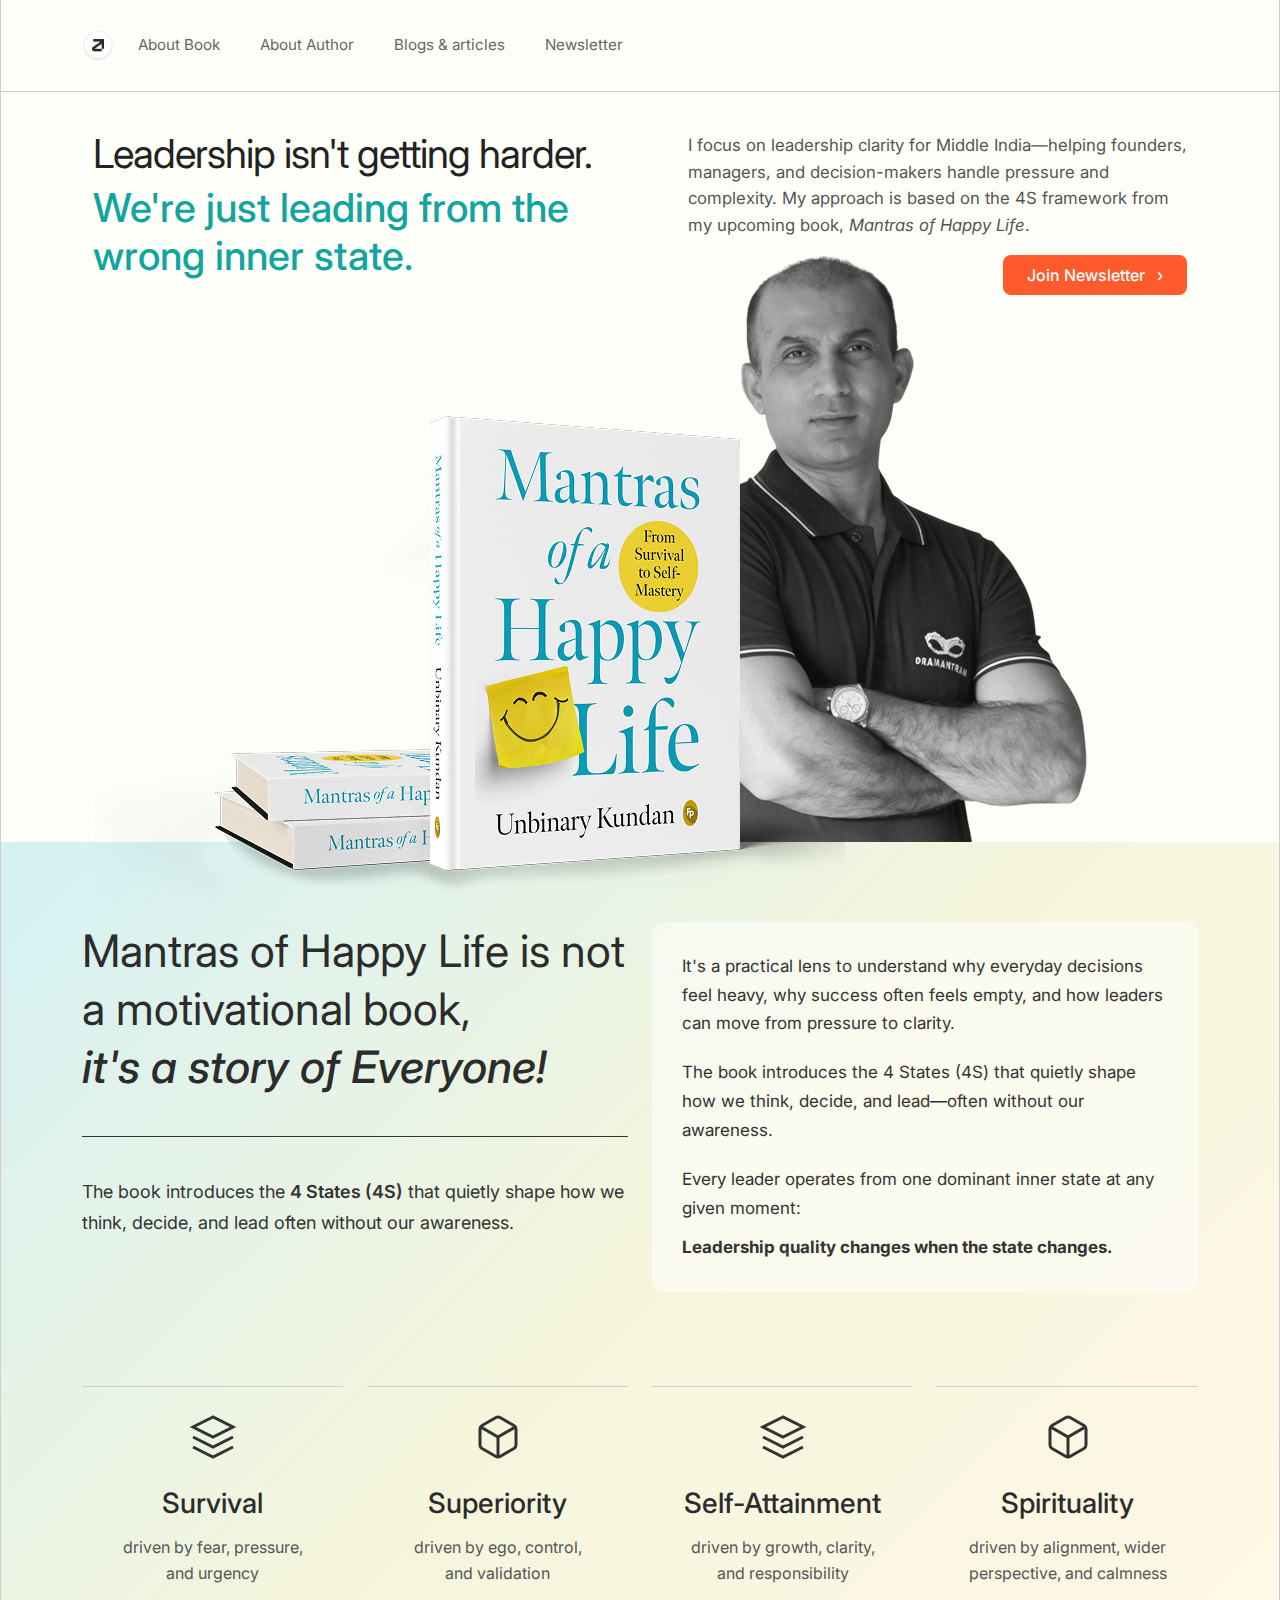
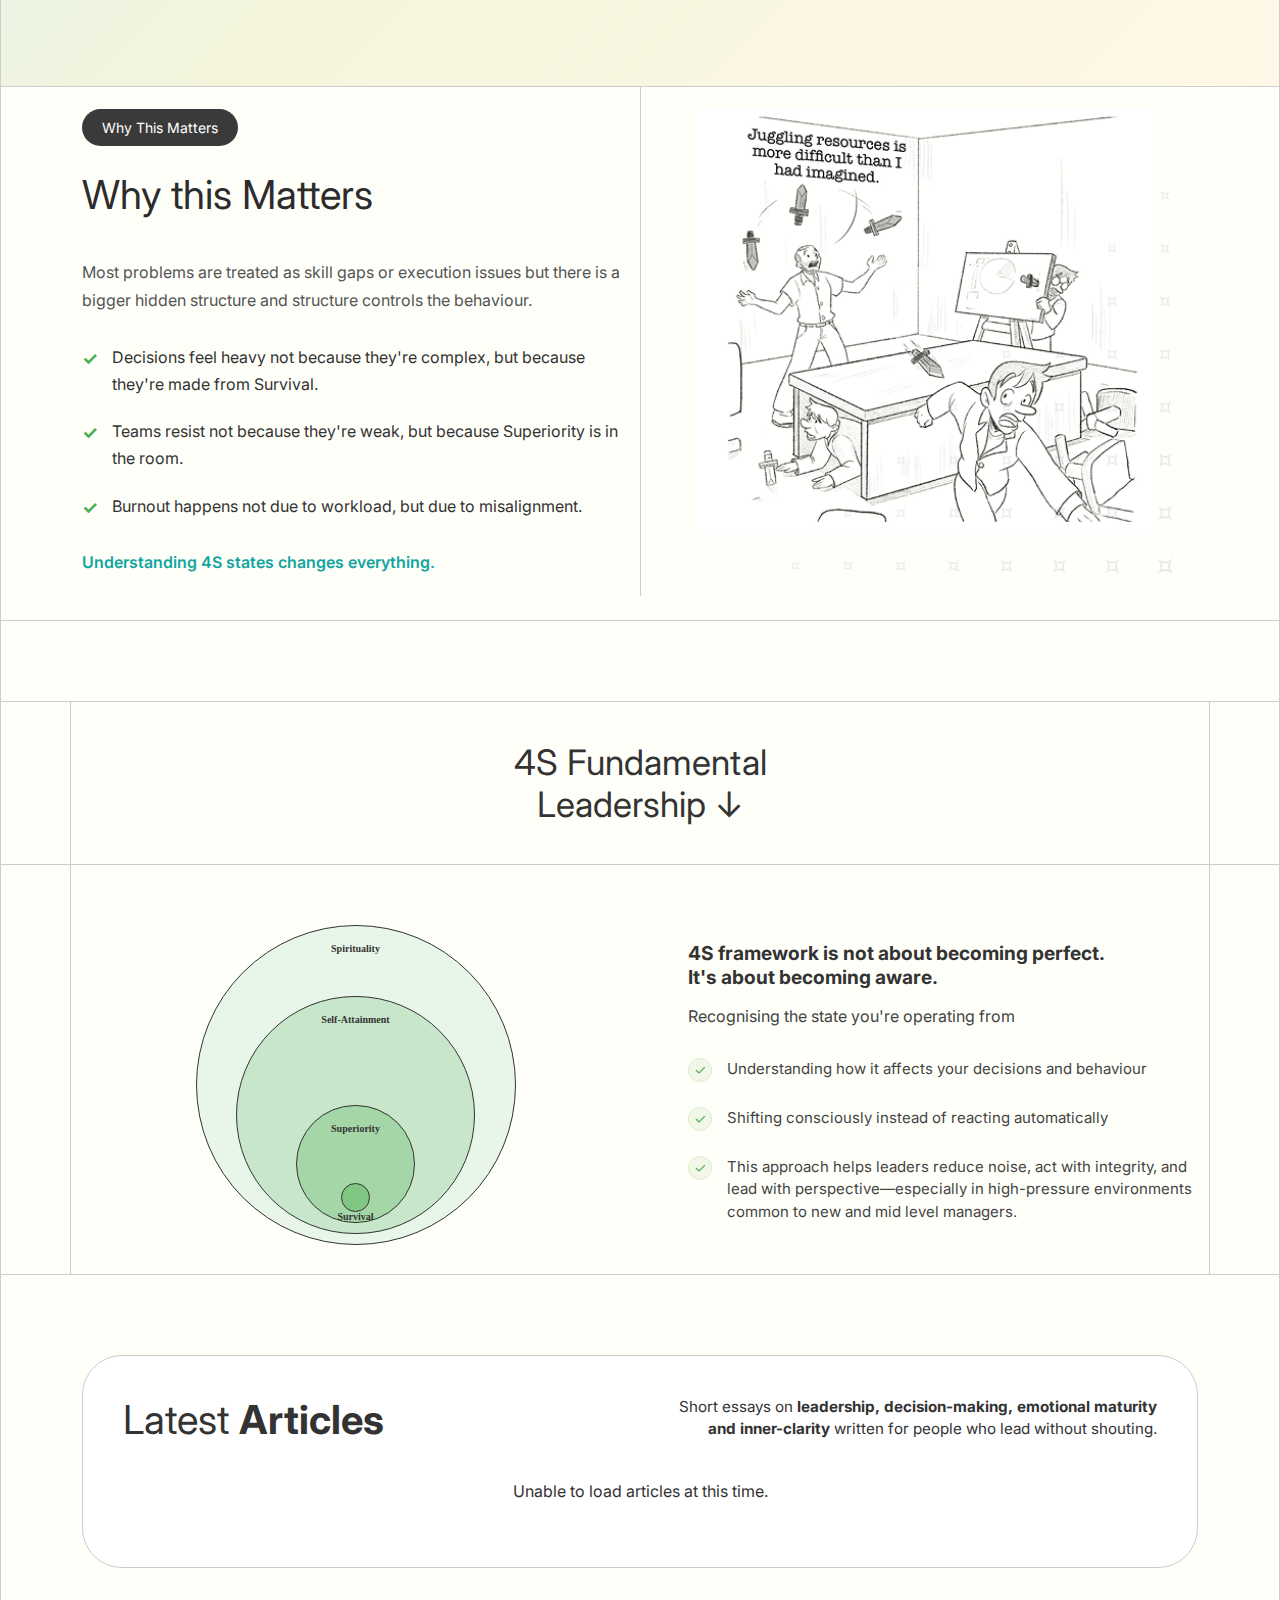
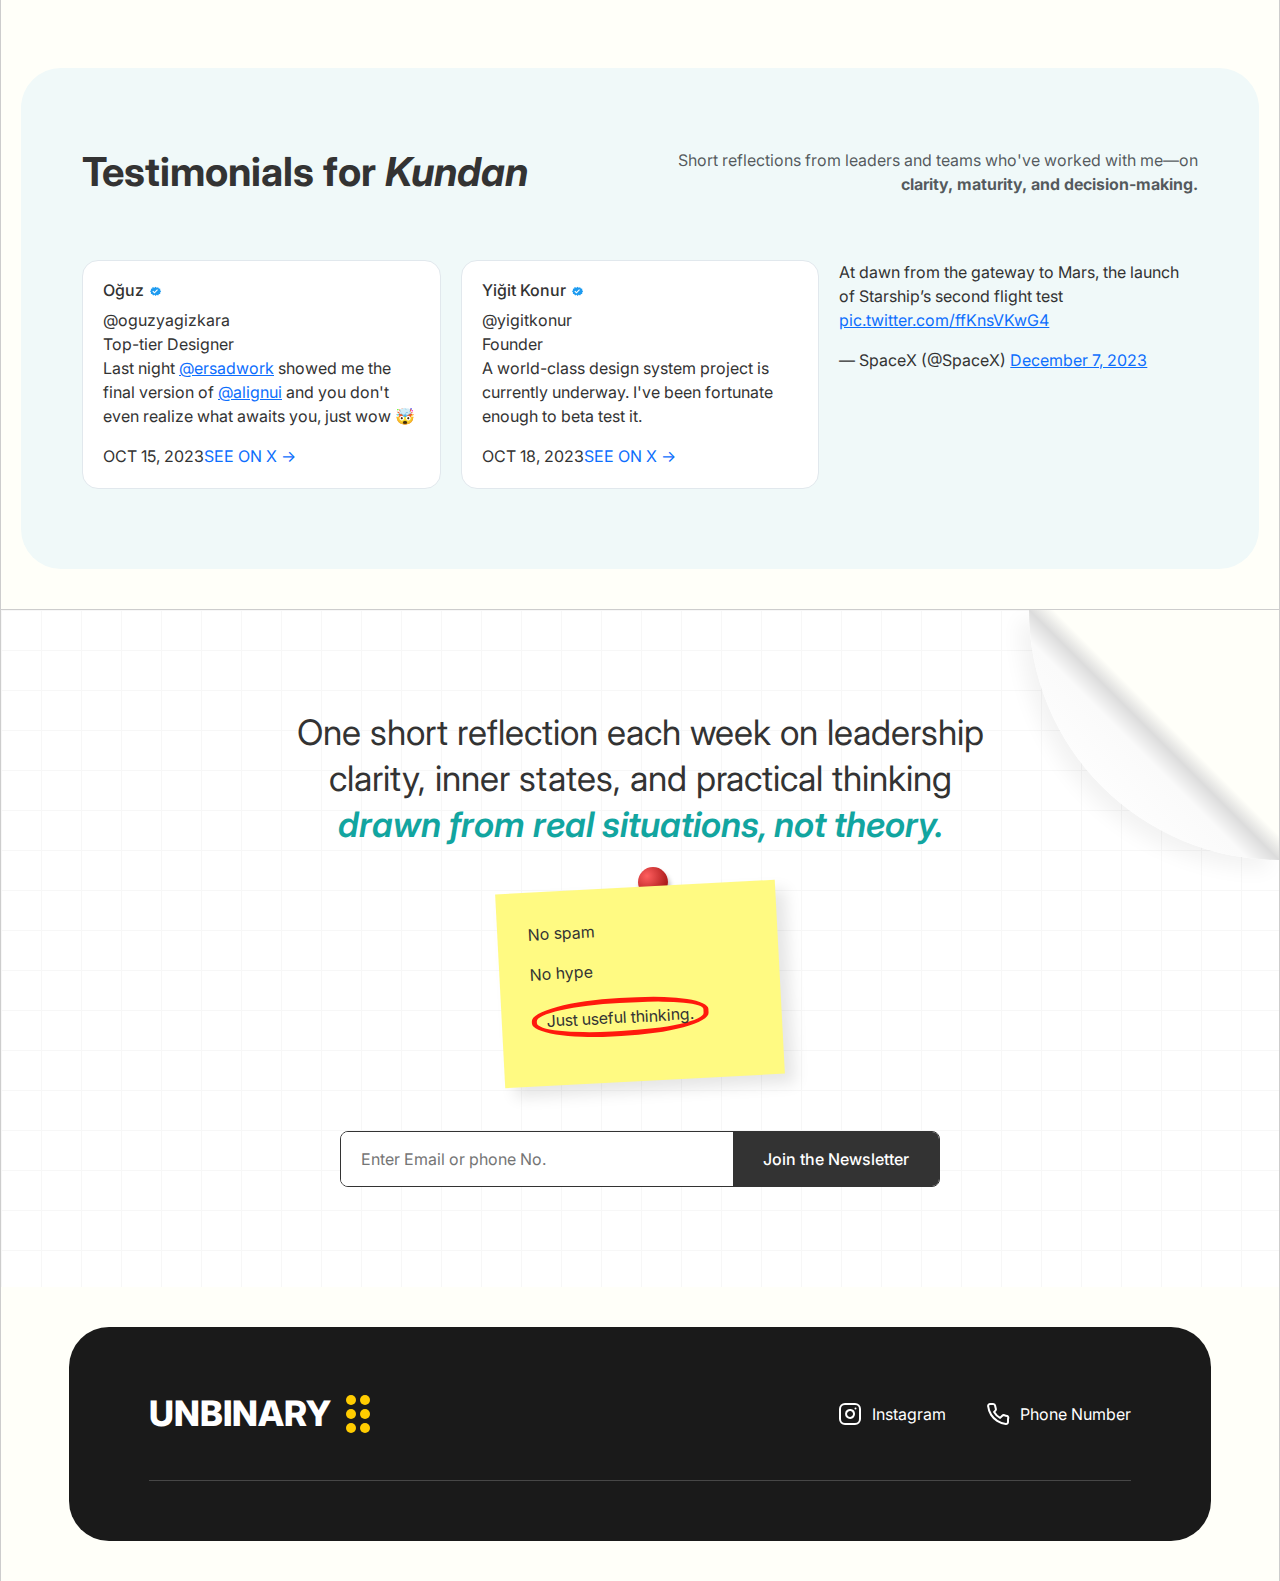
<file: index.html>
<!DOCTYPE html>
<html lang="en">
  <head>
    <meta charset="UTF-8" />
    <meta name="viewport" content="width=device-width, initial-scale=1.0" />
    <title>Unbinary Kundan - Leadership Clarity</title>
    <link
      href="https://cdn.jsdelivr.net/npm/bootstrap@5.3.0/dist/css/bootstrap.min.css"
      rel="stylesheet"
    />
    <link
      href="https://fonts.googleapis.com/css2?family=Inter:wght@300;400;600;700&display=swap"
      rel="stylesheet"
    />

    <style>
      body {
        font-family: "Inter", sans-serif;
        background-color: #fffff9;
        color: #333;
        margin: 0;
      }

      /* Responsive Wrapper for global side lines */
      .page-wrapper {
        border-left: none;
        border-right: none;
        max-width: 1440px;
        margin: 0 auto;
      }

      @media (min-width: 992px) {
        .page-wrapper {
          border-left: 1px solid #cdcdcd;
          border-right: 1px solid #cdcdcd;
        }
      }

      /* Navbar Styling */
      .navbar {
        border-bottom: 1px solid #cdcdcd;
        padding: 1.5rem 0;
        background-color: #fffff9;
      }
      .navbar-brand img {
        width: 32px;
        height: 32px;
      }
      .nav-link {
        color: #666 !important;
        font-size: 0.95rem;
        margin-right: 1.5rem;
      }
      .nav-link:hover {
        color: #000 !important;
      }

      /* Hero Section Styling */
      .hero-section {
        padding-top: 40px;
        height: 750px;
        margin-left: 80px;
        margin-right: 80px;
        /* border-left: #cdcdcd 1px solid; */
        /* border-right: #cdcdcd 1px solid; */
      }

      /* RESPONSIVE FIX FOR HERO */
      @media (max-width: 991px) {
        .hero-section {
          height: auto;
          margin-left: 0;
          margin-right: 0;
          padding-bottom: 60px;
          border: none;
        }
        .main-headline,
        .highlight-text {
          font-size: 2rem !important;
        }
      }

      .main-headline {
        font-size: 2.5rem;
        font-weight: 400;
        line-height: 1.1;
        letter-spacing: -1px;
        color: #222;
      }

      .highlight-text {
        color: #12a5a0;
        font-weight: 500;
        padding-top: 0px !important;
      }

      .sub-text {
        font-size: 1.05rem;
        line-height: 1.6;
        color: #555;
        max-width: 100%;
      }

      /* Button Styling */
      .btn-orange {
        background-color: #ff5a2c;
        color: white;
        border-radius: 8px;
        padding: 8px 24px;
        font-weight: 500;
        border: none;
        transition: 0.3s;
      }
      .btn-orange:hover {
        background-color: #e54e24;
        color: white;
      }

      /* Images Container */
      .images-container {
        margin-top: 80px;
        position: relative;
      }

      /* Placeholder for the Author Image */
      .author-img-container {
        text-align: start;
        margin-top: -120px;
        z-index: -1;
        position: relative;
      }

      @media (max-width: 991px) {
        .author-img-container {
          margin-top: 20px;
          text-align: center;
          height: 0px !important;
          width: 0px !important;
        }
        .book-image-container {
          text-align: center;
          margin-bottom: 00px;
        }
        .book-image-container img,
        .author-img-container img {
          max-width: 100%;
          height: auto;
        }
      }

      /* 4 States Section */
      .states-section {
        background: linear-gradient(
          135deg,
          #d4f1f4 0%,
          #f5f5dc 50%,
          #fff8e7 100%
        );
        padding: 80px 0 60px;
      }

      .section-heading {
        font-size: 2.8rem;
        font-weight: 400;
        color: #2c2c2c;
        line-height: 1.3;
        margin-bottom: 30px;
      }

      @media (max-width: 768px) {
        .section-heading {
          font-size: 1.8rem;
        }
      }

      .italic-emphasis {
        font-style: italic;
        font-weight: 500;
      }

      .content-divider {
        height: 1px;
        background-color: #333;
        margin: 40px 0;
      }

      .intro-paragraph {
        font-size: 18px;
        line-height: 1.7;
        color: #333;
        margin-bottom: 30px;
      }

      .bold-highlight {
        font-weight: 600;
      }

      .info-box {
        background-color: rgba(255, 255, 255, 0.5);
        padding: 30px;
        border-radius: 12px;
        margin-bottom: 40px;
      }

      .info-text {
        font-size: 17px;
        line-height: 1.7;
        color: #333;
        margin-bottom: 20px;
      }

      /* 4 States Grid */
      .states-grid {
        margin-top: 30px;
      }

      .state-card {
        text-align: center;
        padding-top: 20px;
        border-top: #cdcdcd solid 1px;
        /* border-bottom: #cdcdcd solid 1px; */
      }

      .state-icon {
        width: 60px;
        height: 60px;
        margin: 0 auto 20px;
        display: flex;
        align-items: center;
        justify-content: center;
      }

      .state-icon svg {
        width: 48px;
        height: 48px;
        stroke: #333;
        stroke-width: 1.5;
        fill: none;
      }

      .state-title {
        font-size: 28px;
        font-weight: 500;
        color: #2c2c2c;
        margin-bottom: 15px;
      }

      .state-description {
        font-size: 16px;
        line-height: 1.6;
        color: #555;
      }

      /* Why This Matters Section */
      .why-matters-section {
        background-color: #fffff9;
        padding: 0px 0;
        border-top: #cdcdcd solid 1px;
        border-bottom: #cdcdcd solid 1px;
      }

      .why-matter-row {
        /* border-left: #cdcdcd solid 1px; */
        /* border-right: #cdcdcd solid 1px; */
        /* border-bottom: #cdcdcd solid 1px; */
      }

      @media (max-width: 991px) {
        .why-matter-row {
          border: none;
          margin-top: 20px;
        }
        .right-column::before {
          display: none;
        }
      }

      .badge-pill {
        background-color: #3a3a3a;
        color: white;
        padding: 8px 20px;
        border-radius: 20px;
        font-size: 14px;
        display: inline-block;
        margin-bottom: 25px;
      }

      .matters-heading {
        font-size: 2.5rem;
        font-weight: 400;
        color: #2c2c2c;
        margin-bottom: 40px;
        line-height: 1.2;
      }

      .matters-text {
        font-size: 16px;
        line-height: 1.7;
        color: #555;
        margin-bottom: 30px;
      }

      .checkmark-list {
        list-style: none;
        padding: 0;
        margin: 30px 0;
      }

      .checkmark-list li {
        font-size: 16px;
        line-height: 1.7;
        color: #333;
        margin-bottom: 20px;
        padding-left: 30px;
        position: relative;
      }

      .checkmark-list li::before {
        content: "✓";
        position: absolute;
        left: 0;
        color: #4caf50;
        font-weight: bold;
        font-size: 18px;
      }

      .cta-link {
        color: #12a5a0;
        font-weight: 600;
        text-decoration: none;
        font-size: 16px;
      }

      .cta-link:hover {
        color: #0d7a77;
        text-decoration: underline;
      }

      .illustration-container {
        padding: 20px;
      }

      .illustration-container img {
        width: 100%;
        max-width: 500px;
        height: auto;
        align-items: center;
        justify-content: center;
        margin: 0 auto;
        display: block;
      }

      .right-column {
        border-left: none;
        position: relative;
      }

      .right-column::before {
        content: "";
        position: absolute;
        top: 0;
        bottom: 0;
        left: 0;
        width: 1px;
        background-color: #cdcdcd;
        z-index: 1;
      }

      /* 4S Fundamental Section */
      .fundamental-section {
        padding: 80px 0;
        background-color: #fffff9;
        overflow-x: hidden;
      }

      .fundamental-wrapper {
        border-left: solid 1px #cdcdcd;
        border-right: solid 1px #cdcdcd;
        border-bottom: none;
        position: relative;
      }

      .fundamental-wrapper::after {
        content: "";
        position: absolute;
        bottom: 0;
        left: 0%;
        transform: translateX(-50%);
        width: 2838px;
        height: 1px;
        background-color: #cdcdcd;
        z-index: 1;
      }

      .fundamental-heading {
        font-size: 2.2rem;
        font-weight: 400;
        color: #333;
        padding: 40px 0px;
        position: relative;
        border: none;
        margin-bottom: 50px;
      }

      .fundamental-heading::before,
      .fundamental-heading::after {
        content: "";
        position: absolute;
        left: 0%;
        transform: translateX(-50%);
        width: 2815px;
        height: 1px;
        background-color: #cdcdcd;
      }

      .fundamental-heading::before {
        top: 0;
      }
      .fundamental-heading::after {
        bottom: 0;
      }

      .fundamental-main-content {
        padding: 20px 0px;
      }

      @media (max-width: 991px) {
        .fundamental-wrapper {
          border: none;
        }
        .fundamental-heading {
          border: none;
        }
        .fundamental-heading::before,
        .fundamental-heading::after,
        .fundamental-wrapper::after {
          width: 100vw !important;
          border: none !important;
          background-color: #fffff9;
        }
      }

      .circles-wrapper {
        position: relative;
        width: 100%;
        max-width: 320px;
        aspect-ratio: 1/1;
        margin: 0 auto;
        display: flex;
        align-items: center;
        justify-content: center;
      }

      .circle-base {
        border-radius: 50%;
        border: 1px solid #333;
        display: flex;
        align-items: center;
        justify-content: center;
        position: absolute;
        bottom: 10px;
      }

      .c-spirituality {
        width: 100%;
        height: 100%;
        background-color: #e8f5e9;
      }
      .c-attainment {
        width: 75%;
        height: 75%;
        background-color: #c8e6c9;
      }
      .c-superiority {
        width: 50%;
        height: 50%;
        background-color: #a5d6a7;
      }
      .c-survival {
        width: 25%;
        height: 25%;
        background-color: #81c784;
      }

      .circle-label {
        font-size: 10px;
        font-weight: 600;
        font-family: serif;
        position: absolute;
        top: 15px;
      }

      .fundamental-content h4 {
        font-size: 1.2rem;
        font-weight: 700;
        margin-bottom: 15px;
      }

      .fundamental-content p {
        color: #444;
        margin-bottom: 30px;
      }

      .check-item {
        display: flex;
        align-items: flex-start;
        margin-bottom: 25px;
      }

      .check-icon {
        background-color: #f1f8e9;
        color: #4caf50;
        width: 24px;
        height: 24px;
        border-radius: 50%;
        display: flex;
        align-items: center;
        justify-content: center;
        font-size: 14px;
        margin-right: 15px;
        flex-shrink: 0;
        border: 1px solid #dcedc8;
      }

      .check-text {
        font-size: 15px;
        line-height: 1.5;
        color: #444;
      }

      /* Articles Section */
      .articles-section {
        padding: 60px 0;
        background-color: #fffff9;
        padding-top: 0px;
      }

      .articles-outer-container {
        border: 1px solid #cdcdcd;
        border-radius: 40px;
        padding: 40px;
        background-color: #fff;
      }

      @media (max-width: 768px) {
        .articles-outer-container {
          padding: 20px;
          border-radius: 20px;
        }
        .articles-title {
          font-size: 1.8rem;
        }
      }

      .articles-header {
        display: flex;
        justify-content: space-between;
        align-items: flex-start;
        margin-bottom: 40px;
      }

      .articles-title {
        font-size: 2.5rem;
        font-weight: 400;
      }

      .articles-title em {
        font-style: italic;
        font-weight: 700;
      }

      .articles-subtitle {
        width: auto;
        font-size: 0.95rem;
        color: #333;
        line-height: 1.4;
      }

      .article-card-link {
        text-decoration: none;
        color: inherit;
        transition: transform 0.3s ease;
        display: block;
      }

      .article-card-link h6 {
        color: #333;
        text-decoration: none;
        line-height: 1.4;
        margin-top: 12px;
      }

      .article-card-link:hover h6 {
        color: #12a5a0;
      }

      .article-card-link:hover {
        transform: translateY(-5px);
      }

      .article-card-placeholder {
        background-color: #f0f0f0;
        aspect-ratio: 1 / 1;
        border-radius: 12px;
        width: 100%;
        border: 1px solid #eee;
      }

      .btn-dark-pill {
        background-color: #333;
        color: white;
        border-radius: 12px;
        padding: 12px 30px;
        font-weight: 500;
        border: none;
        margin-top: 40px;
        transition: background-color 0.3s;
      }

      .btn-dark-pill:hover {
        background-color: #000;
        color: #fff;
      }

      /* Newsletter Section */
      .newsletter-section {
        position: relative;
        padding: 100px 0;
        background-color: #fff;
        overflow: hidden;
        border-top: 1px solid #cdcdcd;
      }

      .newsletter-section::before {
        content: "";
        position: absolute;
        top: 0;
        right: 0;
        width: 250px;
        height: 250px;
        background: linear-gradient(
          225deg,
          #fffff9 45%,
          #dcdcdc 50%,
          #fafafa 56%,
          #ffffff 80%
        );
        box-shadow: -10px 10px 20px rgba(0, 0, 0, 0.05);
        z-index: 2;
        border-bottom-left-radius: 100%;
      }

      @media (max-width: 768px) {
        .newsletter-section::before {
          width: 150px;
          height: 150px;
        }
        .newsletter-headline {
          font-size: 1.5rem;
        }
      }

      .newsletter-grid-bg {
        position: absolute;
        inset: 0;
        background-image: linear-gradient(#f0f0f0 1px, transparent 1px),
          linear-gradient(90deg, #f0f0f0 1px, transparent 1px);
        background-size: 40px 40px;
        opacity: 0.5;
        z-index: 0;
      }

      .newsletter-content {
        position: relative;
        z-index: 3;
        max-width: 800px;
        margin: 0 auto;
      }

      .newsletter-headline {
        font-size: 2.2rem;
        font-weight: 400;
        line-height: 1.3;
        color: #333;
        margin-bottom: 40px;
      }

      .newsletter-headline span {
        color: #12a5a0;
        font-weight: 600;
        font-style: italic;
      }

      .post-it {
        background: #fffa82;
        width: 280px;
        padding: 30px;
        margin: 0 auto 50px;
        position: relative;
        transform: rotate(-3deg);
        box-shadow: 10px 10px 15px rgba(0, 0, 0, 0.1);
        text-align: left;
      }

      .red-pin {
        position: absolute;
        top: -20px;
        right: 40%;
        width: 30px;
        height: 30px;
        background: radial-gradient(circle at 30% 30%, #ff5e5e, #8b0000);
        border-radius: 50%;
        box-shadow: 2px 5px 5px rgba(0, 0, 0, 0.3);
      }
      .post-it .highlight-circle {
        border: 5px solid rgba(255, 0, 0, 0.9);
        border-radius: 50% 40% 50% 45%;
        padding: 2px 10px;
        display: inline-block;
      }

      .sub-form {
        display: flex;
        max-width: 600px;
        margin: 0 auto;
        border: 1px solid #333;
        border-radius: 8px;
        overflow: hidden;
        background: #fff;
      }

      @media (max-width: 576px) {
        .sub-form {
          flex-direction: column;
          border: none;
        }
        .sub-form input {
          border: 1px solid #333 !important;
          border-radius: 8px;
          margin-bottom: 10px;
        }
        .sub-form button {
          border-radius: 8px;
          padding: 15px;
          height: 40px;
        }
      }

      .sub-form input {
        flex: 1;
        border: none;
        padding: 15px 20px;
        outline: none;
      }
      .sub-form button {
        background: #333;
        color: #fff;
        border: none;
        padding: 0 30px;
        font-weight: 500;
      }

      /* Testimonials Masonry */
      .testimonials-section {
        padding: 80px 0;
        background-color: #f0f9f9;
        border-radius: 40px;
        margin: 40px 20px;
      }

      .testimonial-columns {
        column-count: 3;
        column-gap: 20px;
      }

      @media (max-width: 992px) {
        .testimonial-columns {
          column-count: 2;
        }
      }
      @media (max-width: 768px) {
        .testimonial-columns {
          column-count: 1;
        }
        .testimonials-section {
          margin: 20px 10px;
          border-radius: 20px;
        }
      }

      .tweet-card {
        background: #fff;
        border-radius: 16px;
        padding: 20px;
        margin-bottom: 20px;
        break-inside: avoid;
        border: 1px solid #e1e8ed;
      }

      /* Footer */
      .footer-section {
        padding: 40px 20px;
        background-color: #fffff9;
      }

      .footer-container {
        background-color: #1a1a1a;
        color: #ffffff;
        border-radius: 40px;
        padding: 60px 80px;
        position: relative;
        overflow: hidden;
      }

      .footer-logo-text {
        font-size: 2.2rem;
        font-weight: 800;
        display: flex;
        align-items: center;
        gap: 15px;
      }

      .footer-logo-icon {
        display: grid;
        grid-template-columns: repeat(2, 1fr);
        gap: 4px;
      }
      .dot {
        width: 10px;
        height: 10px;
        background-color: #ffcc00;
        border-radius: 50%;
      }

      .footer-nav-container {
        display: flex;
        justify-content: space-between;
        align-items: center;
        width: 100%;
      }
      .footer-social-links {
        display: flex;
        gap: 40px;
        align-items: center;
      }

      @media (max-width: 992px) {
        .footer-container {
          padding: 40px;
          border-radius: 20px;
        }
        .footer-nav-container {
          flex-direction: column;
          gap: 30px;
          align-items: flex-start;
        }
        .footer-logo-text {
          font-size: 1.5rem;
        }
        .footer-social-links {
          gap: 20px;
          flex-wrap: wrap;
        }
      }

      .footer-link-item {
        display: flex;
        align-items: center;
        gap: 10px;
        color: #ffffff;
        text-decoration: none;
        transition: 0.2s;
      }
      .footer-divider {
        height: 1px;
        background-color: rgba(255, 255, 255, 0.2);
        margin-top: 40px;
        width: 100%;
      }
    </style>
  </head>
  <body>
    <div class="page-wrapper">
      <nav class="navbar navbar-expand-lg">
        <div class="container">
          <a class="navbar-brand" href="index.html">
            <img src="images/logo.png" alt="Logo" />
          </a>
          <button
            class="navbar-toggler"
            type="button"
            data-bs-toggle="collapse"
            data-bs-target="#navbarNav"
          >
            <span class="navbar-toggler-icon"></span>
          </button>
          <div class="collapse navbar-collapse" id="navbarNav">
            <ul class="navbar-nav me-auto mb-2 mb-lg-0">
              <li class="nav-item">
                <a class="nav-link" href="about-book.html"
                  >About Book</a
                >
              </li>
              <li class="nav-item">
                <a class="nav-link" href="Unbinary-Kundan/about-author.html"
                  >About Author</a
                >
              </li>
              <li class="nav-item">
                <a class="nav-link" href="Unbinary-Kundan/blogs.html"
                  >Blogs & articles</a
                >
              </li>
              <li class="nav-item">
                <a class="nav-link" href="Unbinary-Kundan/newsletter.html"
                  >Newsletter</a
                >
              </li>
            </ul>
          </div>
        </div>
      </nav>

      <section class="hero-section">
        <div class="container">
          <div class="row align-items-start">
            <div class="col-lg-6">
              <h1 class="main-headline">Leadership isn't getting harder.</h1>
              <h1 class="highlight-text">
                We're just leading from the<br />wrong inner state.
              </h1>
            </div>

            <div class="col-lg-6 ps-lg-5">
              <p class="sub-text">
                I focus on leadership clarity for Middle India—helping founders,
                managers, and decision-makers handle pressure and complexity. My
                approach is based on the 4S framework from my upcoming book,
                <i>Mantras of Happy Life</i>.
              </p>
              <div class="mt-3 text-lg-end text-sm-start">
                <button class="btn btn-orange">Join Newsletter &nbsp; ›</button>
              </div>
            </div>
          </div>

          <div class="row images-container">
            <div class="col-lg-6">
              <div class="book-image-container">
                <img src="images/books.png" alt="Book" />
              </div>
            </div>
            <div class="col-lg-6">
              <div class="author-img-container">
                <img src="images/kundan.png" alt="Author" />
              </div>
            </div>
          </div>
        </div>
      </section>

      <section class="states-section">
        <div class="container">
          <div class="row">
            <div class="col-lg-6 mb-4">
              <h2 class="section-heading">
                Mantras of Happy Life is not<br />
                a motivational book,<br />
                <span class="italic-emphasis">it's a story of Everyone!</span>
              </h2>

              <div class="content-divider"></div>

              <p class="intro-paragraph">
                The book introduces the
                <span class="bold-highlight">4 States (4S)</span> that quietly
                shape how we think, decide, and lead often without our
                awareness.
              </p>
            </div>

            <div class="col-lg-6 mb-4">
              <div class="info-box">
                <p class="info-text">
                  It's a practical lens to understand why everyday decisions
                  feel heavy, why success often feels empty, and how leaders can
                  move from pressure to clarity.
                </p>
                <p class="info-text">
                  The book introduces the 4 States (4S) that quietly shape how
                  we think, decide, and lead—often without our awareness.
                </p>
                <p class="info-text" style="margin-bottom: 10px">
                  Every leader operates from one dominant inner state at any
                  given moment:
                </p>
                <p class="info-text" style="margin-bottom: 0">
                  <strong
                    >Leadership quality changes when the state changes.</strong
                  >
                </p>
              </div>
            </div>
          </div>

          <div class="row states-grid">
            <div class="col-lg-3 col-md-6 mb-4">
              <div class="state-card">
                <div class="state-icon">
                  <svg viewBox="0 0 24 24">
                    <path d="M12 2L2 7L12 12L22 7L12 2Z" />
                    <path d="M2 17L12 22L22 17" />
                    <path d="M2 12L12 17L22 12" />
                  </svg>
                </div>
                <h3 class="state-title">Survival</h3>
                <p class="state-description">
                  driven by fear, pressure,<br />and urgency
                </p>
              </div>
            </div>
            <div class="col-lg-3 col-md-6 mb-4">
              <div class="state-card">
                <div class="state-icon">
                  <svg viewBox="0 0 24 24">
                    <path
                      d="M21 16V8a2 2 0 0 0-1-1.73l-7-4a2 2 0 0 0-2 0l-7 4A2 2 0 0 0 3 8v8a2 2 0 0 0 1 1.73l7 4a2 2 0 0 0 2 0l7-4A2 2 0 0 0 21 16z"
                    />
                    <polyline points="3.27 6.96 12 12.01 20.73 6.96" />
                    <line x1="12" y1="22.08" x2="12" y2="12" />
                  </svg>
                </div>
                <h3 class="state-title">Superiority</h3>
                <p class="state-description">
                  driven by ego, control,<br />and validation
                </p>
              </div>
            </div>
            <div class="col-lg-3 col-md-6 mb-4">
              <div class="state-card">
                <div class="state-icon">
                  <svg viewBox="0 0 24 24">
                    <path d="M12 2L2 7L12 12L22 7L12 2Z" />
                    <path d="M2 17L12 22L22 17" />
                    <path d="M2 12L12 17L22 12" />
                  </svg>
                </div>
                <h3 class="state-title">Self-Attainment</h3>
                <p class="state-description">
                  driven by growth, clarity,<br />and responsibility
                </p>
              </div>
            </div>
            <div class="col-lg-3 col-md-6 mb-4">
              <div class="state-card">
                <div class="state-icon">
                  <svg viewBox="0 0 24 24">
                    <path
                      d="M21 16V8a2 2 0 0 0-1-1.73l-7-4a2 2 0 0 0-2 0l-7 4A2 2 0 0 0 3 8v8a2 2 0 0 0 1 1.73l7 4a2 2 0 0 0 2 0l7-4A2 2 0 0 0 21 16z"
                    />
                    <polyline points="3.27 6.96 12 12.01 20.73 6.96" />
                    <line x1="12" y1="22.08" x2="12" y2="12" />
                  </svg>
                </div>
                <h3 class="state-title">Spirituality</h3>
                <p class="state-description">
                  driven by alignment, wider<br />perspective, and calmness
                </p>
              </div>
            </div>
          </div>
        </div>
      </section>

      <section class="why-matters-section">
        <div class="container">
          <div class="row align-items-center why-matter-row">
            <div class="col-lg-6 mb-4 left-column">
              <span class="badge-pill">Why This Matters</span>
              <h2 class="matters-heading">Why this Matters</h2>
              <p class="matters-text">
                Most problems are treated as skill gaps or execution issues but
                there is a bigger hidden structure and structure controls the
                behaviour.
              </p>
              <ul class="checkmark-list">
                <li>
                  Decisions feel heavy not because they're complex, but because
                  they're made from Survival.
                </li>
                <li>
                  Teams resist not because they're weak, but because Superiority
                  is in the room.
                </li>
                <li>
                  Burnout happens not due to workload, but due to misalignment.
                </li>
              </ul>
              <a href="#" class="cta-link"
                >Understanding 4S states changes everything.</a
              >
            </div>
            <div class="col-lg-6 mb-4 right-column">
              <div class="illustration-container">
                <img
                  src="images/illustration.png"
                  alt="Office chaos illustration"
                />
              </div>
            </div>
          </div>
        </div>
      </section>

      <section class="fundamental-section">
        <div class="container text-center fundamental-wrapper">
          <h2 class="fundamental-heading">4S Fundamental<br />Leadership ↓</h2>
          <div class="row align-items-center mt-5 fundamental-main-content">
            <div class="col-lg-6 mb-5 mb-lg-0">
              <div class="circles-wrapper">
                <div class="circle-base c-spirituality">
                  <span class="circle-label">Spirituality</span>
                  <div class="circle-base c-attainment">
                    <span class="circle-label">Self-Attainment</span>
                    <div class="circle-base c-superiority">
                      <span class="circle-label">Superiority</span>
                      <div class="circle-base c-survival">
                        <span class="circle-label" style="top: 25px"
                          >Survival</span
                        >
                      </div>
                    </div>
                  </div>
                </div>
              </div>
            </div>
            <div class="col-lg-6 text-start ps-lg-5">
              <div class="fundamental-content">
                <h4>
                  4S framework is not about becoming perfect.<br />It's about
                  becoming aware.
                </h4>
                <p>Recognising the state you're operating from</p>
                <div class="check-item">
                  <div class="check-icon">✓</div>
                  <div class="check-text">
                    Understanding how it affects your decisions and behaviour
                  </div>
                </div>
                <div class="check-item">
                  <div class="check-icon">✓</div>
                  <div class="check-text">
                    Shifting consciously instead of reacting automatically
                  </div>
                </div>
                <div class="check-item">
                  <div class="check-icon">✓</div>
                  <div class="check-text">
                    This approach helps leaders reduce noise, act with
                    integrity, and lead with perspective—especially in
                    high-pressure environments common to new and mid level
                    managers.
                  </div>
                </div>
              </div>
            </div>
          </div>
        </div>
      </section>

      <section class="articles-section">
        <div class="container">
          <div class="articles-outer-container">
            <div class="row mb-12">
              <div class="col-md-6">
                <h1 class="articles-title">Latest <strong>Articles</strong></h1>
              </div>
              <div class="col-md-6 text-end">
                <p class="articles-subtitle text-end">
                  Short essays on
                  <strong
                    >leadership, decision-making, emotional maturity and
                    inner-clarity</strong
                  >
                  written for people who lead without shouting.
                </p>
              </div>
            </div>
            <div class="row g-4" id="medium-articles-container">
              <div class="text-center py-5">Loading latest articles...</div>
            </div>
          </div>
        </div>
      </section>

      <section class="testimonials-section">
        <div class="container">
          <div class="row mb-5">
            <div class="col-md-6">
              <h2 class="display-6 fw-bold">
                Testimonials for <em>Kundan</em>
              </h2>
            </div>
            <div class="col-md-6 text-md-end">
              <p class="text-muted">
                Short reflections from leaders and teams who've worked with
                me—on <strong>clarity, maturity, and decision-making.</strong>
              </p>
            </div>
          </div>

          <div class="testimonial-columns">
            <div class="tweet-card">
              <div class="tweet-header">
                <div class="tweet-user">
                  <div class="user-img"></div>
                  <div class="user-info">
                    <h6>
                      Oğuz
                      <svg width="14" viewBox="0 0 24 24" fill="#1d9bf0">
                        <path
                          d="M22.5 12.5L20.87 10.63L21.06 8.13L18.61 7.57L17.29 5.43L14.88 6.46L13 4.5L11.12 6.46L8.71 5.43L7.39 5.43L7.39 7.57L4.94 8.13L5.13 10.63L3.5 12.5L5.13 14.37L4.94 16.87L7.39 17.43L8.71 19.57L11.12 18.54L13 20.5L14.88 18.54L17.29 19.57L18.61 17.43L21.06 16.87L20.87 14.37L22.5 12.5ZM11.09 16.39L7.54 12.84L8.96 11.42L11.09 13.56L15.61 9.04L17.03 10.46L11.09 16.39Z"
                        />
                      </svg>
                    </h6>
                    <span>@oguzyagizkara</span>
                  </div>
                </div>
                <span class="tweet-badge">Top-tier Designer</span>
              </div>
              <p class="tweet-content">
                Last night <a href="#">@ersadwork</a> showed me the final
                version of <a href="#">@alignui</a> and you don't even realize
                what awaits you, just wow 🤯
              </p>
              <div class="tweet-footer">
                <span>OCT 15, 2023</span
                ><a href="#" class="text-decoration-none">SEE ON X →</a>
              </div>
            </div>

            <div class="tweet-card">
              <div class="tweet-header">
                <div class="tweet-user">
                  <div class="user-img"></div>
                  <div class="user-info">
                    <h6>
                      Yiğit Konur
                      <svg width="14" viewBox="0 0 24 24" fill="#1d9bf0">
                        <path
                          d="M22.5 12.5L20.87 10.63L21.06 8.13L18.61 7.57L17.29 5.43L14.88 6.46L13 4.5L11.12 6.46L8.71 5.43L7.39 5.43L7.39 7.57L4.94 8.13L5.13 10.63L3.5 12.5L5.13 14.37L4.94 16.87L7.39 17.43L8.71 19.57L11.12 18.54L13 20.5L14.88 18.54L17.29 19.57L18.61 17.43L21.06 16.87L20.87 14.37L22.5 12.5ZM11.09 16.39L7.54 12.84L8.96 11.42L11.09 13.56L15.61 9.04L17.03 10.46L11.09 16.39Z"
                        />
                      </svg>
                    </h6>
                    <span>@yigitkonur</span>
                  </div>
                </div>
                <span class="tweet-badge">Founder</span>
              </div>
              <p class="tweet-content">
                A world-class design system project is currently underway. I've
                been fortunate enough to beta test it.
              </p>
              <div class="tweet-footer">
                <span>OCT 18, 2023</span
                ><a href="#" class="text-decoration-none">SEE ON X →</a>
              </div>
            </div>

            <div class="tweet-header">
              <blockquote class="twitter-tweet">
                <p lang="en" dir="ltr">
                  At dawn from the gateway to Mars, the launch of Starship’s
                  second flight test
                  <a href="https://t.co/ffKnsVKwG4"
                    >pic.twitter.com/ffKnsVKwG4</a
                  >
                </p>
                &mdash; SpaceX (@SpaceX)
                <a
                  href="https://twitter.com/SpaceX/status/1732824684683784516?ref_src=twsrc%5Etfw"
                  >December 7, 2023</a
                >
              </blockquote>
            </div>
          </div>
        </div>
      </section>

      <section class="newsletter-section text-center">
        <div class="newsletter-grid-bg"></div>
        <div class="container newsletter-content">
          <h2 class="newsletter-headline">
            One short reflection each week on leadership<br />clarity, inner
            states, and practical thinking<br /><span
              >drawn from real situations, not theory.</span
            >
          </h2>
          <div style="position: relative; display: inline-block">
            <div class="red-pin"></div>
            <div class="post-it">
              <p>No spam</p>
              <p>No hype</p>
              <p><span class="highlight-circle">Just useful thinking.</span></p>
            </div>
          </div>
          <form class="sub-form">
            <input type="text" placeholder="Enter Email or phone No." />
            <button type="submit">Join the Newsletter</button>
          </form>
        </div>
      </section>

      <footer class="footer-section">
        <div class="container-fluid px-md-5">
          <div class="footer-container">
            <div class="footer-nav-container">
              <div class="footer-logo-text">
                UNBINARY
                <div class="footer-logo-icon">
                  <div class="dot"></div>
                  <div class="dot"></div>
                  <div class="dot"></div>
                  <div class="dot"></div>
                  <div class="dot"></div>
                  <div class="dot"></div>
                </div>
              </div>
              <div class="footer-social-links">
                <a href="#" class="footer-link-item"
                  ><svg
                    width="24"
                    height="24"
                    viewBox="0 0 24 24"
                    fill="none"
                    stroke="currentColor"
                    stroke-width="2"
                    stroke-linecap="round"
                    stroke-linejoin="round"
                  >
                    <rect
                      x="2"
                      y="2"
                      width="20"
                      height="20"
                      rx="5"
                      ry="5"
                    ></rect>
                    <path
                      d="M16 11.37A4 4 0 1 1 12.63 8 4 4 0 0 1 16 11.37z"
                    ></path>
                    <line x1="17.5" y1="6.5" x2="17.51" y2="6.5"></line>
                  </svg>
                  Instagram</a
                >
                <a href="tel:+1234567890" class="footer-link-item"
                  ><svg
                    width="24"
                    height="24"
                    viewBox="0 0 24 24"
                    fill="none"
                    stroke="currentColor"
                    stroke-width="2"
                    stroke-linecap="round"
                    stroke-linejoin="round"
                  >
                    <path
                      d="M22 16.92v3a2 2 0 0 1-2.18 2 19.79 19.79 0 0 1-8.63-3.07 19.5 19.5 0 0 1-6-6 19.79 19.79 0 0 1-3.07-8.67A2 2 0 0 1 4.11 2h3a2 2 0 0 1 2 1.72 12.84 12.84 0 0 0 .7 2.81 2 2 0 0 1-.45 2.11L8.09 9.91a16 16 0 0 0 6 6l2.18-2.18a2 2 0 0 1 2.11-.45 12.84 12.84 0 0 0 2.81.7A2 2 0 0 1 22 16.92z"
                    ></path>
                  </svg>
                  Phone Number</a
                >
              </div>
            </div>
            <div class="footer-divider"></div>
          </div>
        </div>
      </footer>
    </div>

    <script
      async
      src="https://platform.twitter.com/widgets.js"
      charset="utf-8"
    ></script>
    <script src="https://cdn.jsdelivr.net/npm/bootstrap@5.3.0/dist/js/bootstrap.bundle.min.js"></script>
    <script>
      async function fetchMediumArticles() {
        const username = "@iram.ahmed1997";
        const container = document.getElementById("medium-articles-container");
        const rssUrl = `https://api.rss2json.com/v1/api.json?rss_url=https://medium.com/feed/${username}`;
        try {
          const response = await fetch(rssUrl);
          const data = await response.json();
          if (data.status === "ok") {
            container.innerHTML = "";
            const articles = data.items.slice(0, 4);
            articles.forEach((post) => {
              let thumbnail = post.thumbnail;
              if (
                !thumbnail ||
                thumbnail === "" ||
                thumbnail.includes("stat?event")
              ) {
                const imgMatch = post.content.match(/<img[^>]+src="([^">]+)"/);
                thumbnail = imgMatch
                  ? imgMatch[1]
                  : "images/article-placeholder.png";
              }
              const cardHtml = `
                <div class="col-6 col-md-3">
                    <a href="${post.link}" target="_blank" class="article-card-link" style="text-decoration: none;">
                        <div class="article-card-placeholder" 
                             style="background-image: url('${thumbnail}'); 
                                    background-size: cover; 
                                    background-position: center; 
                                    border: 1px solid #eee; 
                                    height: 200px; 
                                    border-radius: 8px;">
                        </div>
                        <h6 class="mt-2" style="font-size: 0.85rem; font-weight: 600; color: #333; display: -webkit-box; -webkit-line-clamp: 2; -webkit-box-orient: vertical; overflow: hidden; text-decoration: none;">
                            ${post.title}
                        </h6>
                    </a>
                </div>
              `;
              container.innerHTML += cardHtml;
            });
          }
        } catch (error) {
          console.error("Error fetching Medium posts:", error);
          container.innerHTML =
            '<div class="text-center py-4">Unable to load articles at this time.</div>';
        }
      }
      fetchMediumArticles();
    </script>
  </body>
</html>
</file>
